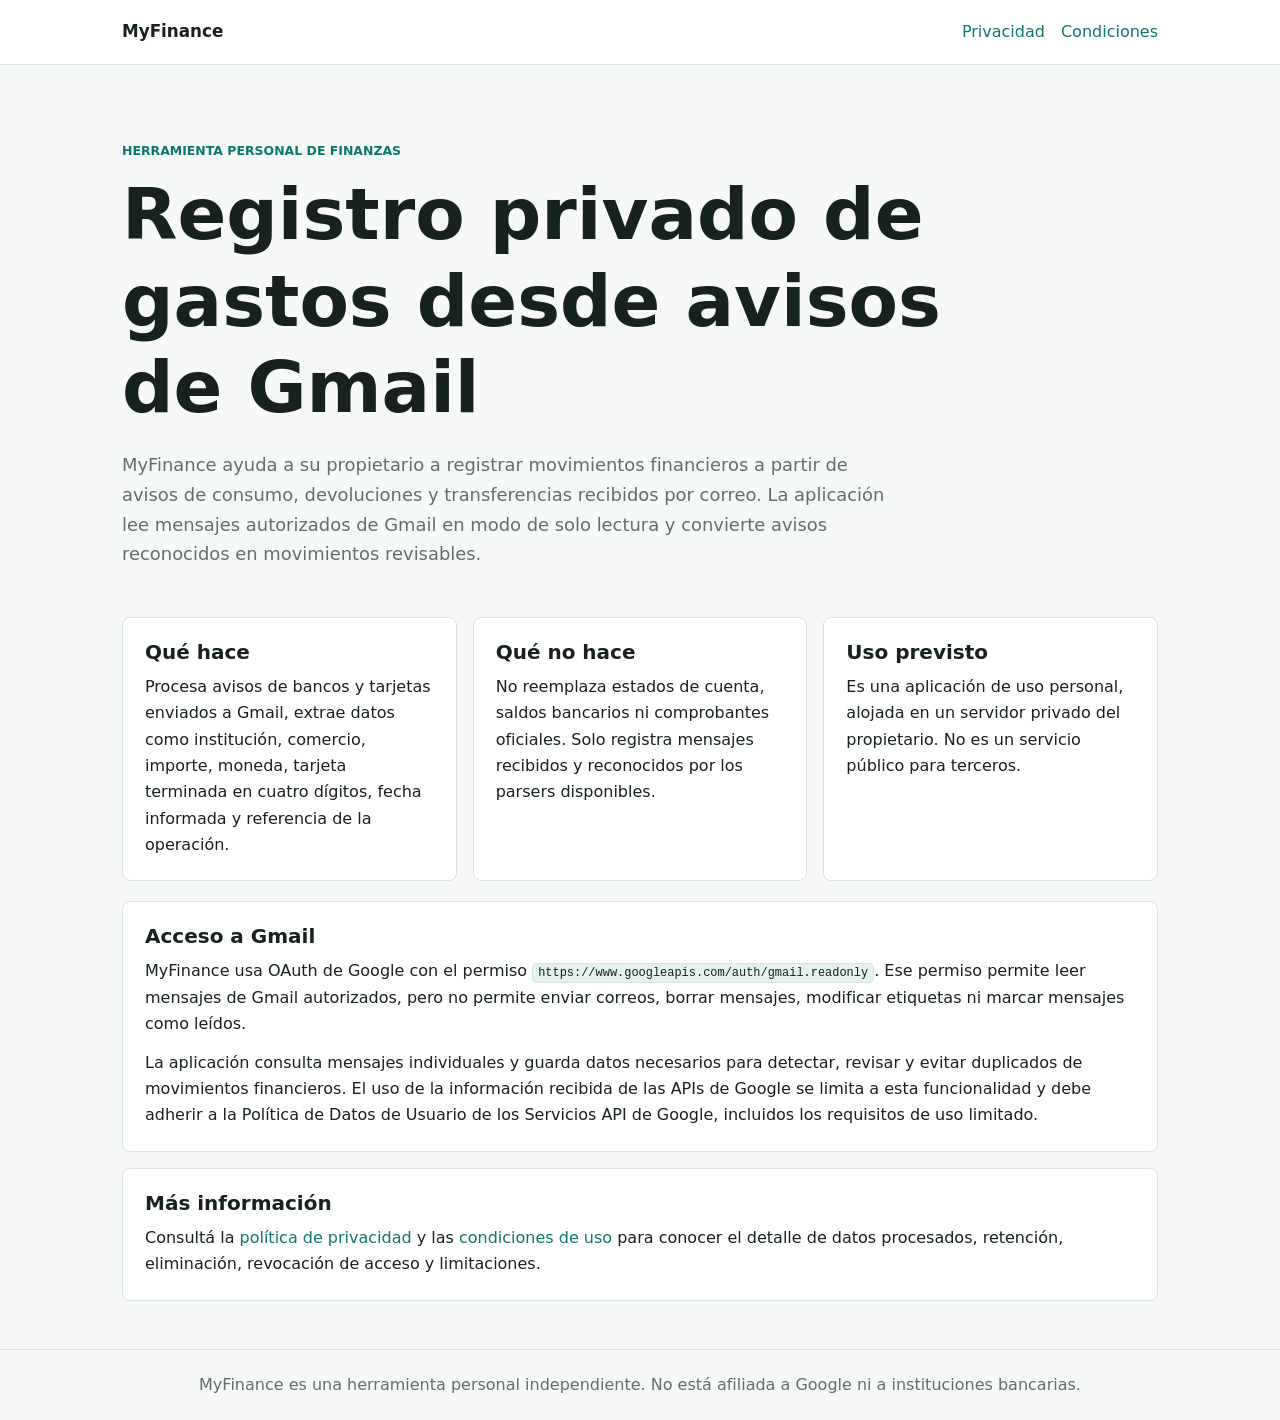
<file: index.html>
<!doctype html>
<html lang="es">
  <head>
    <meta charset="utf-8">
    <meta name="viewport" content="width=device-width, initial-scale=1">
    <title>MyFinance</title>
    <meta name="description" content="Información pública de MyFinance, herramienta personal para registrar gastos desde avisos recibidos en Gmail.">
    <link rel="stylesheet" href="styles.css">
  </head>
  <body>
    <header class="site-header">
      <nav class="nav" aria-label="Navegación principal">
        <a class="brand" href="index.html">MyFinance</a>
        <div class="links">
          <a href="privacy.html">Privacidad</a>
          <a href="terms.html">Condiciones</a>
        </div>
      </nav>
    </header>

    <main>
      <section class="hero">
        <p class="eyebrow">Herramienta personal de finanzas</p>
        <h1>Registro privado de gastos desde avisos de Gmail</h1>
        <p class="lead">
          MyFinance ayuda a su propietario a registrar movimientos financieros a partir de avisos de consumo,
          devoluciones y transferencias recibidos por correo. La aplicación lee mensajes autorizados de Gmail
          en modo de solo lectura y convierte avisos reconocidos en movimientos revisables.
        </p>
      </section>

      <section class="grid">
        <article>
          <h2>Qué hace</h2>
          <p>
            Procesa avisos de bancos y tarjetas enviados a Gmail, extrae datos como institución, comercio,
            importe, moneda, tarjeta terminada en cuatro dígitos, fecha informada y referencia de la operación.
          </p>
        </article>
        <article>
          <h2>Qué no hace</h2>
          <p>
            No reemplaza estados de cuenta, saldos bancarios ni comprobantes oficiales. Solo registra mensajes
            recibidos y reconocidos por los parsers disponibles.
          </p>
        </article>
        <article>
          <h2>Uso previsto</h2>
          <p>
            Es una aplicación de uso personal, alojada en un servidor privado del propietario. No es un servicio
            público para terceros.
          </p>
        </article>
      </section>

      <section class="section">
        <h2>Acceso a Gmail</h2>
        <p>
          MyFinance usa OAuth de Google con el permiso
          <code>https://www.googleapis.com/auth/gmail.readonly</code>. Ese permiso permite leer mensajes de Gmail
          autorizados, pero no permite enviar correos, borrar mensajes, modificar etiquetas ni marcar mensajes
          como leídos.
        </p>
        <p>
          La aplicación consulta mensajes individuales y guarda datos necesarios para detectar, revisar y evitar
          duplicados de movimientos financieros. El uso de la información recibida de las APIs de Google se limita
          a esta funcionalidad y debe adherir a la Política de Datos de Usuario de los Servicios API de Google,
          incluidos los requisitos de uso limitado.
        </p>
      </section>

      <section class="section">
        <h2>Más información</h2>
        <p>
          Consultá la <a href="privacy.html">política de privacidad</a> y las
          <a href="terms.html">condiciones de uso</a> para conocer el detalle de datos procesados, retención,
          eliminación, revocación de acceso y limitaciones.
        </p>
      </section>
    </main>

    <footer>
      <p>MyFinance es una herramienta personal independiente. No está afiliada a Google ni a instituciones bancarias.</p>
    </footer>
  </body>
</html>
</file>
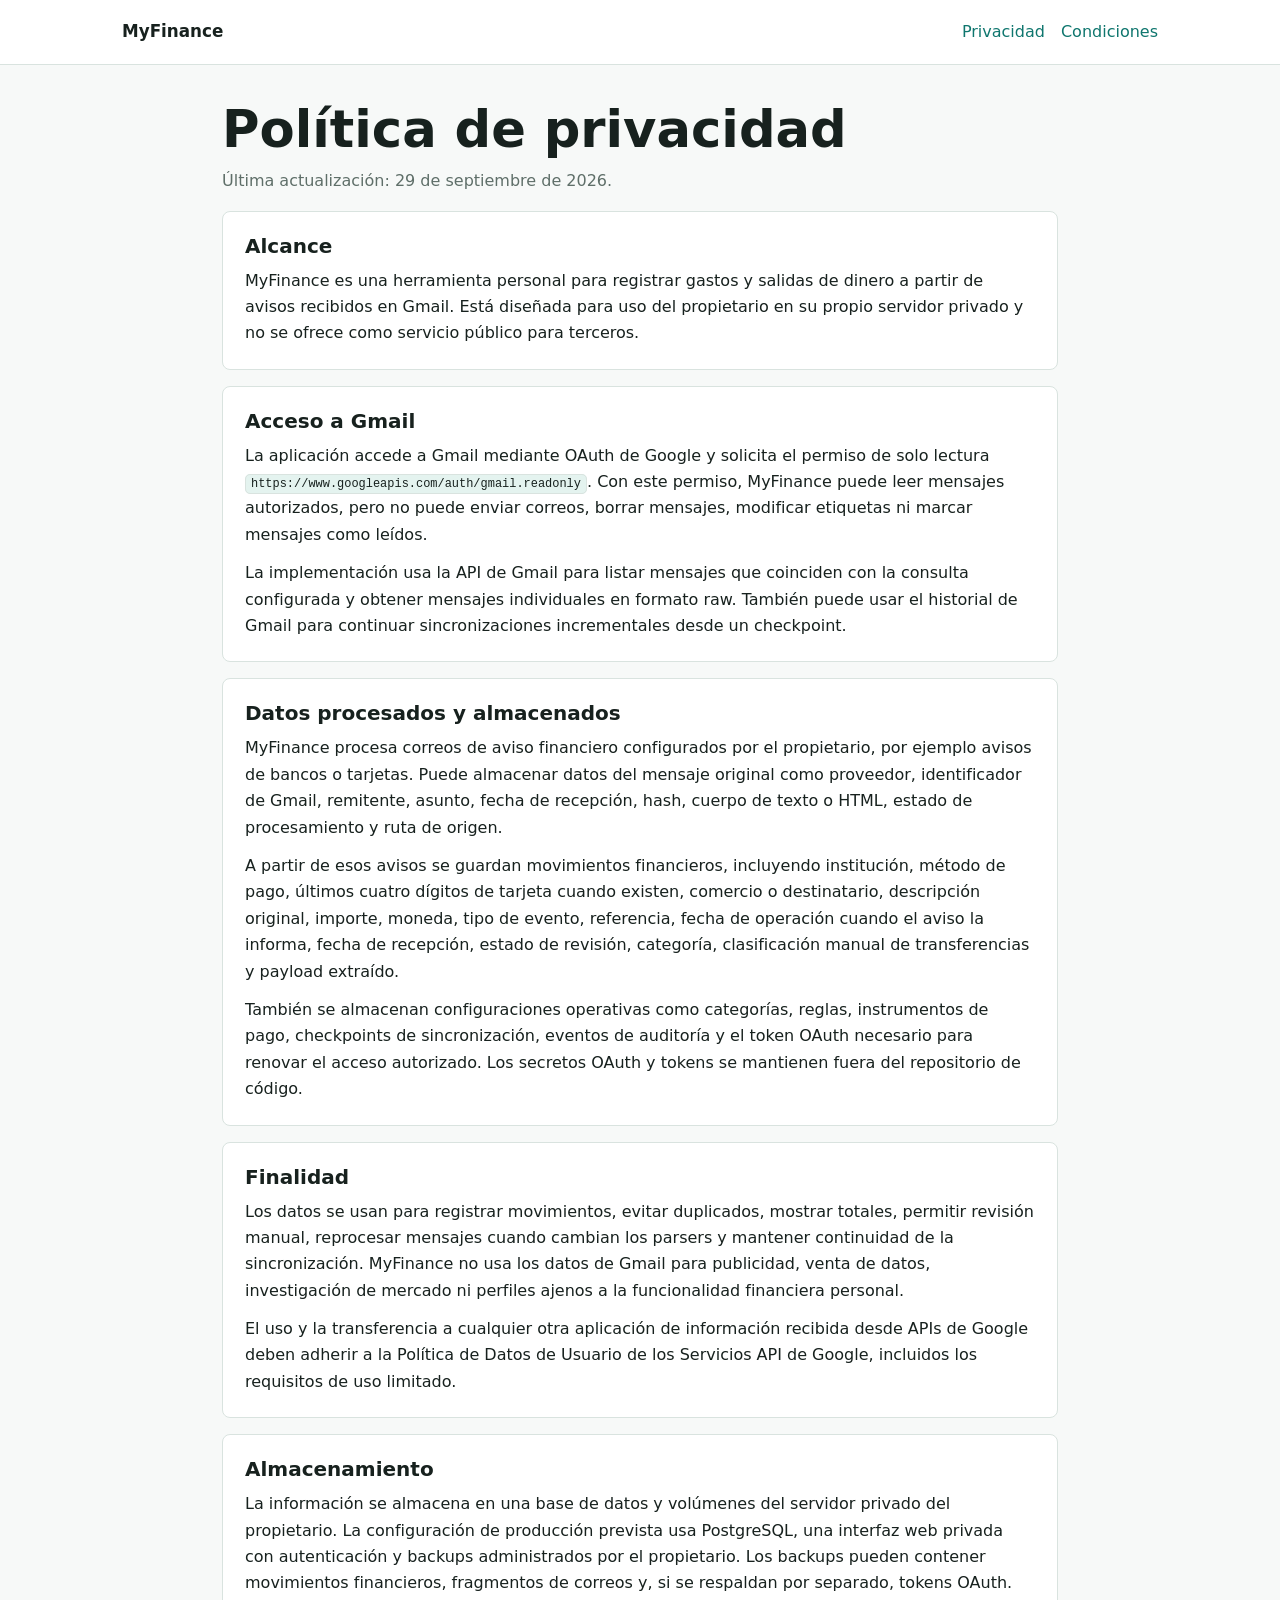
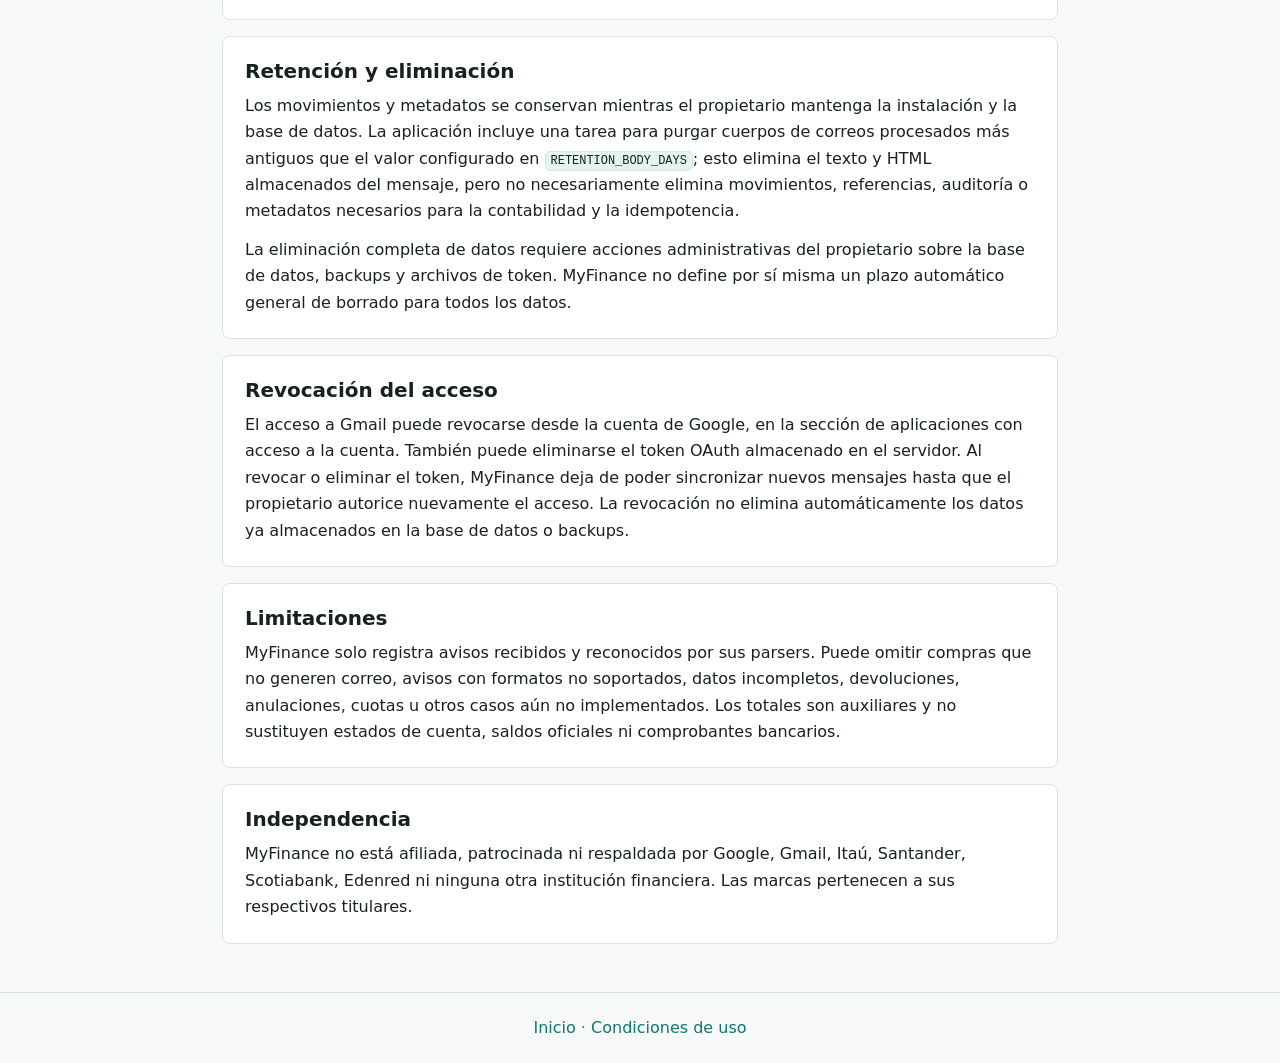
<file: privacy.html>
<!doctype html>
<html lang="es">
  <head>
    <meta charset="utf-8">
    <meta name="viewport" content="width=device-width, initial-scale=1">
    <title>Privacidad · MyFinance</title>
    <meta name="description" content="Política de privacidad de MyFinance.">
    <link rel="stylesheet" href="styles.css">
  </head>
  <body>
    <header class="site-header">
      <nav class="nav" aria-label="Navegación principal">
        <a class="brand" href="index.html">MyFinance</a>
        <div class="links">
          <a href="privacy.html" aria-current="page">Privacidad</a>
          <a href="terms.html">Condiciones</a>
        </div>
      </nav>
    </header>

    <main class="document">
      <h1>Política de privacidad</h1>
      <p class="muted">Última actualización: 29 de septiembre de 2026.</p>

      <section>
        <h2>Alcance</h2>
        <p>
          MyFinance es una herramienta personal para registrar gastos y salidas de dinero a partir de avisos
          recibidos en Gmail. Está diseñada para uso del propietario en su propio servidor privado y no se ofrece
          como servicio público para terceros.
        </p>
      </section>

      <section>
        <h2>Acceso a Gmail</h2>
        <p>
          La aplicación accede a Gmail mediante OAuth de Google y solicita el permiso de solo lectura
          <code>https://www.googleapis.com/auth/gmail.readonly</code>. Con este permiso, MyFinance puede leer
          mensajes autorizados, pero no puede enviar correos, borrar mensajes, modificar etiquetas ni marcar
          mensajes como leídos.
        </p>
        <p>
          La implementación usa la API de Gmail para listar mensajes que coinciden con la consulta configurada y
          obtener mensajes individuales en formato raw. También puede usar el historial de Gmail para continuar
          sincronizaciones incrementales desde un checkpoint.
        </p>
      </section>

      <section>
        <h2>Datos procesados y almacenados</h2>
        <p>
          MyFinance procesa correos de aviso financiero configurados por el propietario, por ejemplo avisos de
          bancos o tarjetas. Puede almacenar datos del mensaje original como proveedor, identificador de Gmail,
          remitente, asunto, fecha de recepción, hash, cuerpo de texto o HTML, estado de procesamiento y ruta de
          origen.
        </p>
        <p>
          A partir de esos avisos se guardan movimientos financieros, incluyendo institución, método de pago,
          últimos cuatro dígitos de tarjeta cuando existen, comercio o destinatario, descripción original,
          importe, moneda, tipo de evento, referencia, fecha de operación cuando el aviso la informa, fecha de
          recepción, estado de revisión, categoría, clasificación manual de transferencias y payload extraído.
        </p>
        <p>
          También se almacenan configuraciones operativas como categorías, reglas, instrumentos de pago,
          checkpoints de sincronización, eventos de auditoría y el token OAuth necesario para renovar el acceso
          autorizado. Los secretos OAuth y tokens se mantienen fuera del repositorio de código.
        </p>
      </section>

      <section>
        <h2>Finalidad</h2>
        <p>
          Los datos se usan para registrar movimientos, evitar duplicados, mostrar totales, permitir revisión
          manual, reprocesar mensajes cuando cambian los parsers y mantener continuidad de la sincronización.
          MyFinance no usa los datos de Gmail para publicidad, venta de datos, investigación de mercado ni
          perfiles ajenos a la funcionalidad financiera personal.
        </p>
        <p>
          El uso y la transferencia a cualquier otra aplicación de información recibida desde APIs de Google
          deben adherir a la Política de Datos de Usuario de los Servicios API de Google, incluidos los requisitos
          de uso limitado.
        </p>
      </section>

      <section>
        <h2>Almacenamiento</h2>
        <p>
          La información se almacena en una base de datos y volúmenes del servidor privado del propietario. La
          configuración de producción prevista usa PostgreSQL, una interfaz web privada con autenticación y
          backups administrados por el propietario. Los backups pueden contener movimientos financieros,
          fragmentos de correos y, si se respaldan por separado, tokens OAuth.
        </p>
      </section>

      <section>
        <h2>Retención y eliminación</h2>
        <p>
          Los movimientos y metadatos se conservan mientras el propietario mantenga la instalación y la base de
          datos. La aplicación incluye una tarea para purgar cuerpos de correos procesados más antiguos que el
          valor configurado en <code>RETENTION_BODY_DAYS</code>; esto elimina el texto y HTML almacenados del
          mensaje, pero no necesariamente elimina movimientos, referencias, auditoría o metadatos necesarios para
          la contabilidad y la idempotencia.
        </p>
        <p>
          La eliminación completa de datos requiere acciones administrativas del propietario sobre la base de datos,
          backups y archivos de token. MyFinance no define por sí misma un plazo automático general de borrado para
          todos los datos.
        </p>
      </section>

      <section>
        <h2>Revocación del acceso</h2>
        <p>
          El acceso a Gmail puede revocarse desde la cuenta de Google, en la sección de aplicaciones con acceso a la
          cuenta. También puede eliminarse el token OAuth almacenado en el servidor. Al revocar o eliminar el token,
          MyFinance deja de poder sincronizar nuevos mensajes hasta que el propietario autorice nuevamente el acceso.
          La revocación no elimina automáticamente los datos ya almacenados en la base de datos o backups.
        </p>
      </section>

      <section>
        <h2>Limitaciones</h2>
        <p>
          MyFinance solo registra avisos recibidos y reconocidos por sus parsers. Puede omitir compras que no generen
          correo, avisos con formatos no soportados, datos incompletos, devoluciones, anulaciones, cuotas u otros
          casos aún no implementados. Los totales son auxiliares y no sustituyen estados de cuenta, saldos oficiales
          ni comprobantes bancarios.
        </p>
      </section>

      <section>
        <h2>Independencia</h2>
        <p>
          MyFinance no está afiliada, patrocinada ni respaldada por Google, Gmail, Itaú, Santander, Scotiabank,
          Edenred ni ninguna otra institución financiera. Las marcas pertenecen a sus respectivos titulares.
        </p>
      </section>
    </main>

    <footer>
      <p><a href="index.html">Inicio</a> · <a href="terms.html">Condiciones de uso</a></p>
    </footer>
  </body>
</html>
</file>
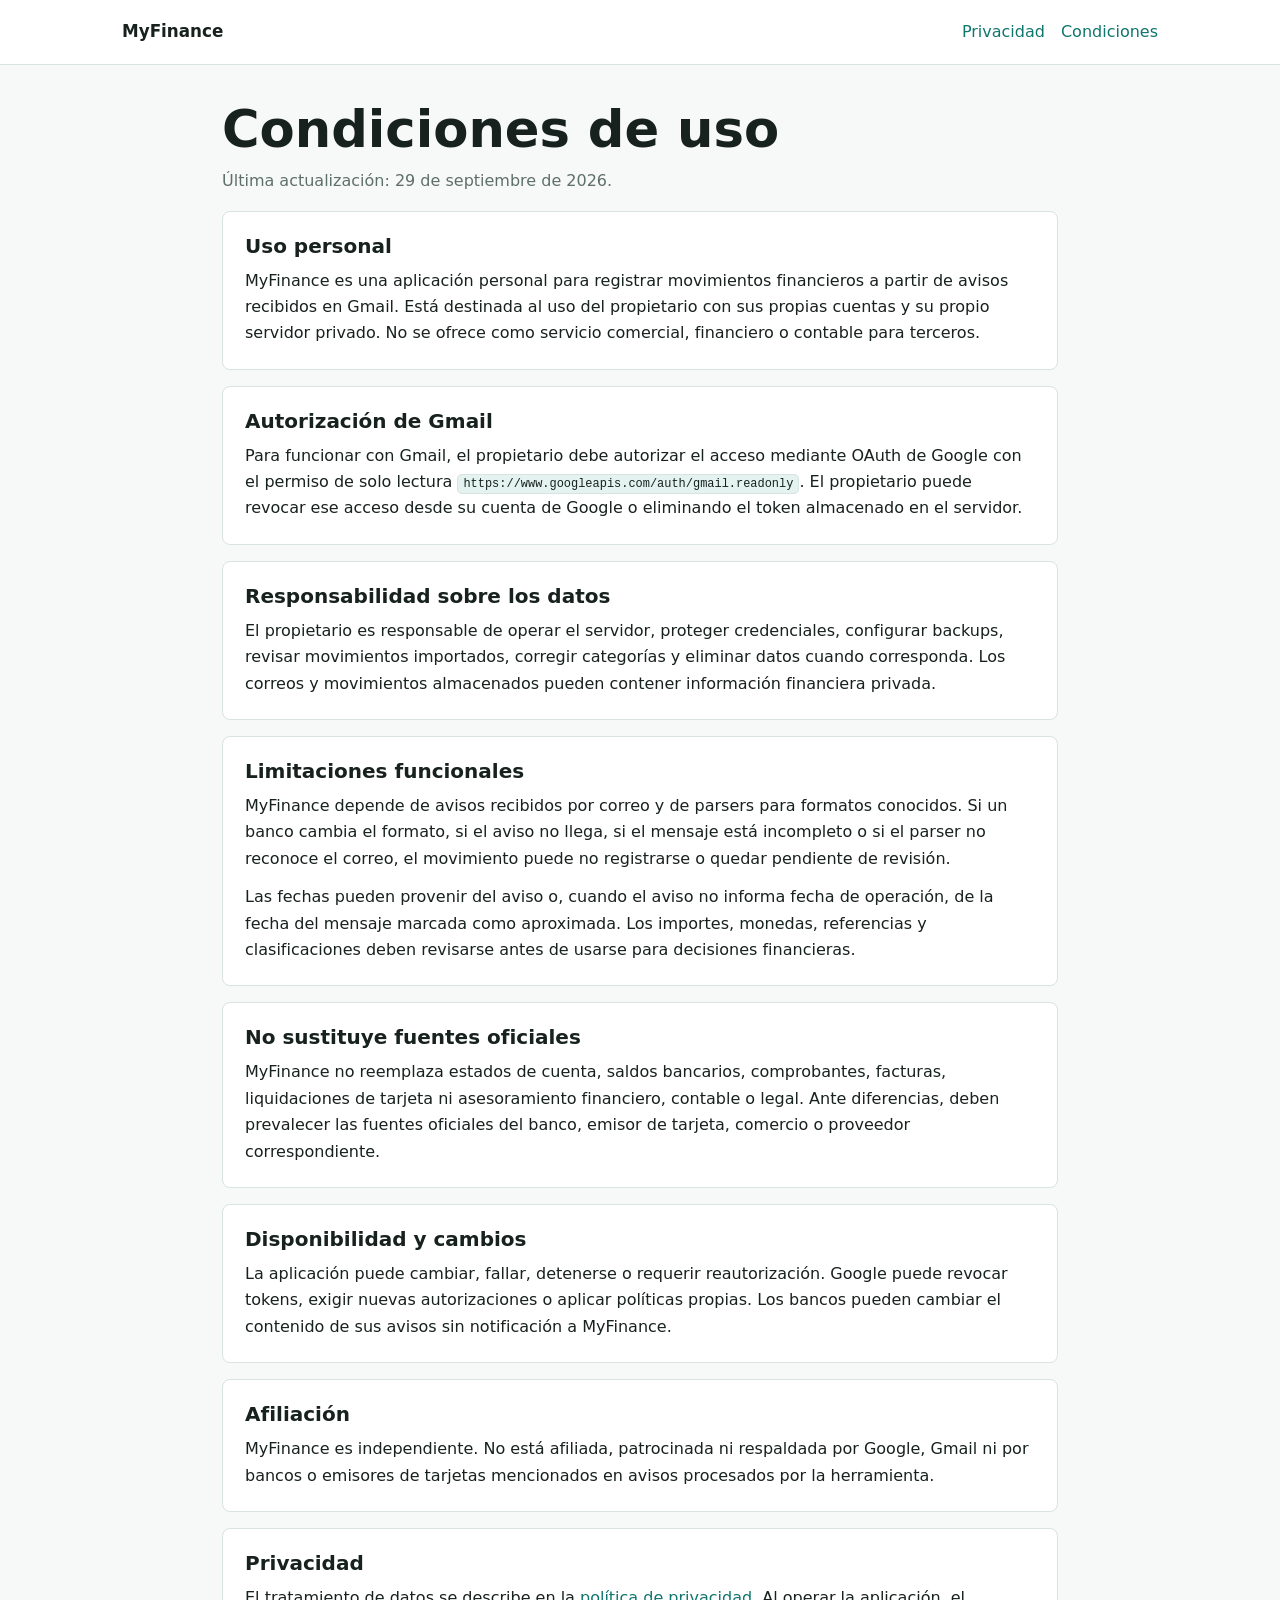
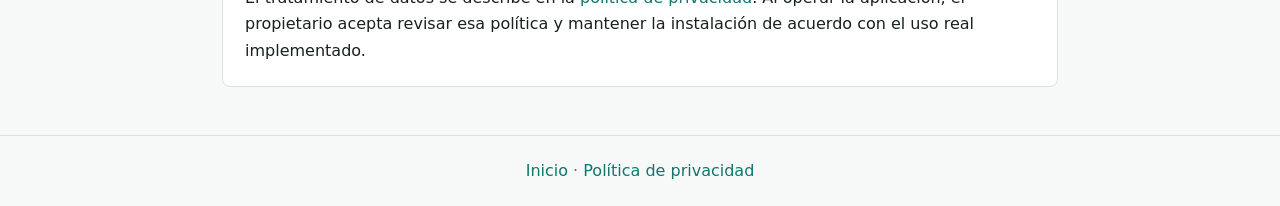
<file: terms.html>
<!doctype html>
<html lang="es">
  <head>
    <meta charset="utf-8">
    <meta name="viewport" content="width=device-width, initial-scale=1">
    <title>Condiciones · MyFinance</title>
    <meta name="description" content="Condiciones de uso de MyFinance.">
    <link rel="stylesheet" href="styles.css">
  </head>
  <body>
    <header class="site-header">
      <nav class="nav" aria-label="Navegación principal">
        <a class="brand" href="index.html">MyFinance</a>
        <div class="links">
          <a href="privacy.html">Privacidad</a>
          <a href="terms.html" aria-current="page">Condiciones</a>
        </div>
      </nav>
    </header>

    <main class="document">
      <h1>Condiciones de uso</h1>
      <p class="muted">Última actualización: 29 de septiembre de 2026.</p>

      <section>
        <h2>Uso personal</h2>
        <p>
          MyFinance es una aplicación personal para registrar movimientos financieros a partir de avisos recibidos
          en Gmail. Está destinada al uso del propietario con sus propias cuentas y su propio servidor privado.
          No se ofrece como servicio comercial, financiero o contable para terceros.
        </p>
      </section>

      <section>
        <h2>Autorización de Gmail</h2>
        <p>
          Para funcionar con Gmail, el propietario debe autorizar el acceso mediante OAuth de Google con el permiso
          de solo lectura <code>https://www.googleapis.com/auth/gmail.readonly</code>. El propietario puede revocar
          ese acceso desde su cuenta de Google o eliminando el token almacenado en el servidor.
        </p>
      </section>

      <section>
        <h2>Responsabilidad sobre los datos</h2>
        <p>
          El propietario es responsable de operar el servidor, proteger credenciales, configurar backups, revisar
          movimientos importados, corregir categorías y eliminar datos cuando corresponda. Los correos y movimientos
          almacenados pueden contener información financiera privada.
        </p>
      </section>

      <section>
        <h2>Limitaciones funcionales</h2>
        <p>
          MyFinance depende de avisos recibidos por correo y de parsers para formatos conocidos. Si un banco cambia
          el formato, si el aviso no llega, si el mensaje está incompleto o si el parser no reconoce el correo, el
          movimiento puede no registrarse o quedar pendiente de revisión.
        </p>
        <p>
          Las fechas pueden provenir del aviso o, cuando el aviso no informa fecha de operación, de la fecha del
          mensaje marcada como aproximada. Los importes, monedas, referencias y clasificaciones deben revisarse
          antes de usarse para decisiones financieras.
        </p>
      </section>

      <section>
        <h2>No sustituye fuentes oficiales</h2>
        <p>
          MyFinance no reemplaza estados de cuenta, saldos bancarios, comprobantes, facturas, liquidaciones de
          tarjeta ni asesoramiento financiero, contable o legal. Ante diferencias, deben prevalecer las fuentes
          oficiales del banco, emisor de tarjeta, comercio o proveedor correspondiente.
        </p>
      </section>

      <section>
        <h2>Disponibilidad y cambios</h2>
        <p>
          La aplicación puede cambiar, fallar, detenerse o requerir reautorización. Google puede revocar tokens,
          exigir nuevas autorizaciones o aplicar políticas propias. Los bancos pueden cambiar el contenido de sus
          avisos sin notificación a MyFinance.
        </p>
      </section>

      <section>
        <h2>Afiliación</h2>
        <p>
          MyFinance es independiente. No está afiliada, patrocinada ni respaldada por Google, Gmail ni por bancos o
          emisores de tarjetas mencionados en avisos procesados por la herramienta.
        </p>
      </section>

      <section>
        <h2>Privacidad</h2>
        <p>
          El tratamiento de datos se describe en la <a href="privacy.html">política de privacidad</a>. Al operar la
          aplicación, el propietario acepta revisar esa política y mantener la instalación de acuerdo con el uso real
          implementado.
        </p>
      </section>
    </main>

    <footer>
      <p><a href="index.html">Inicio</a> · <a href="privacy.html">Política de privacidad</a></p>
    </footer>
  </body>
</html>
</file>
<file: styles.css>
:root {
  color-scheme: light;
  --background: #f7f9f8;
  --surface: #ffffff;
  --text: #17211e;
  --muted: #5f6f69;
  --border: #d9e3df;
  --accent: #0f766e;
  --accent-soft: #e4f3ef;
  font-family: Inter, ui-sans-serif, system-ui, -apple-system, BlinkMacSystemFont, "Segoe UI", sans-serif;
}

* {
  box-sizing: border-box;
}

body {
  margin: 0;
  background: var(--background);
  color: var(--text);
  line-height: 1.65;
}

a {
  color: var(--accent);
  text-decoration: none;
}

a:hover {
  text-decoration: underline;
}

.site-header {
  background: var(--surface);
  border-bottom: 1px solid var(--border);
}

.nav {
  width: min(1080px, 100%);
  margin: 0 auto;
  padding: 18px 22px;
  display: flex;
  align-items: center;
  justify-content: space-between;
  gap: 18px;
}

.brand {
  color: var(--text);
  font-weight: 750;
  font-size: 1.05rem;
}

.links {
  display: flex;
  gap: 16px;
  flex-wrap: wrap;
}

main {
  width: min(1080px, 100%);
  margin: 0 auto;
  padding: 34px 22px 48px;
}

.hero {
  padding: 42px 0 28px;
}

.eyebrow {
  margin: 0 0 10px;
  color: var(--accent);
  font-weight: 700;
  text-transform: uppercase;
  font-size: 0.78rem;
}

h1,
h2 {
  line-height: 1.2;
}

h1 {
  max-width: 840px;
  margin: 0;
  font-size: clamp(2.2rem, 7vw, 4.5rem);
}

h2 {
  margin: 0 0 10px;
  font-size: 1.25rem;
}

.lead {
  max-width: 780px;
  margin: 20px 0 0;
  font-size: 1.12rem;
  color: var(--muted);
}

.grid {
  display: grid;
  grid-template-columns: repeat(3, minmax(0, 1fr));
  gap: 16px;
  margin: 20px 0;
}

article,
.section,
.document section {
  background: var(--surface);
  border: 1px solid var(--border);
  border-radius: 8px;
  padding: 22px;
}

article p,
.section p,
.document p {
  margin: 0;
}

.section {
  margin-top: 16px;
}

.section p + p,
.document p + p {
  margin-top: 12px;
}

.document {
  max-width: 880px;
}

.document h1 {
  font-size: clamp(2rem, 6vw, 3.2rem);
  margin-bottom: 8px;
}

.document section {
  margin-top: 16px;
}

.muted {
  color: var(--muted);
}

code {
  background: var(--accent-soft);
  border: 1px solid var(--border);
  border-radius: 5px;
  padding: 2px 5px;
  font-size: 0.92em;
}

footer {
  border-top: 1px solid var(--border);
  color: var(--muted);
  padding: 22px;
  text-align: center;
}

footer p {
  margin: 0;
}

@media (max-width: 760px) {
  .nav {
    align-items: flex-start;
    flex-direction: column;
  }

  main {
    padding-top: 22px;
  }

  .hero {
    padding-top: 24px;
  }

  .grid {
    grid-template-columns: 1fr;
  }

  article,
  .section,
  .document section {
    padding: 18px;
  }
}
</file>
